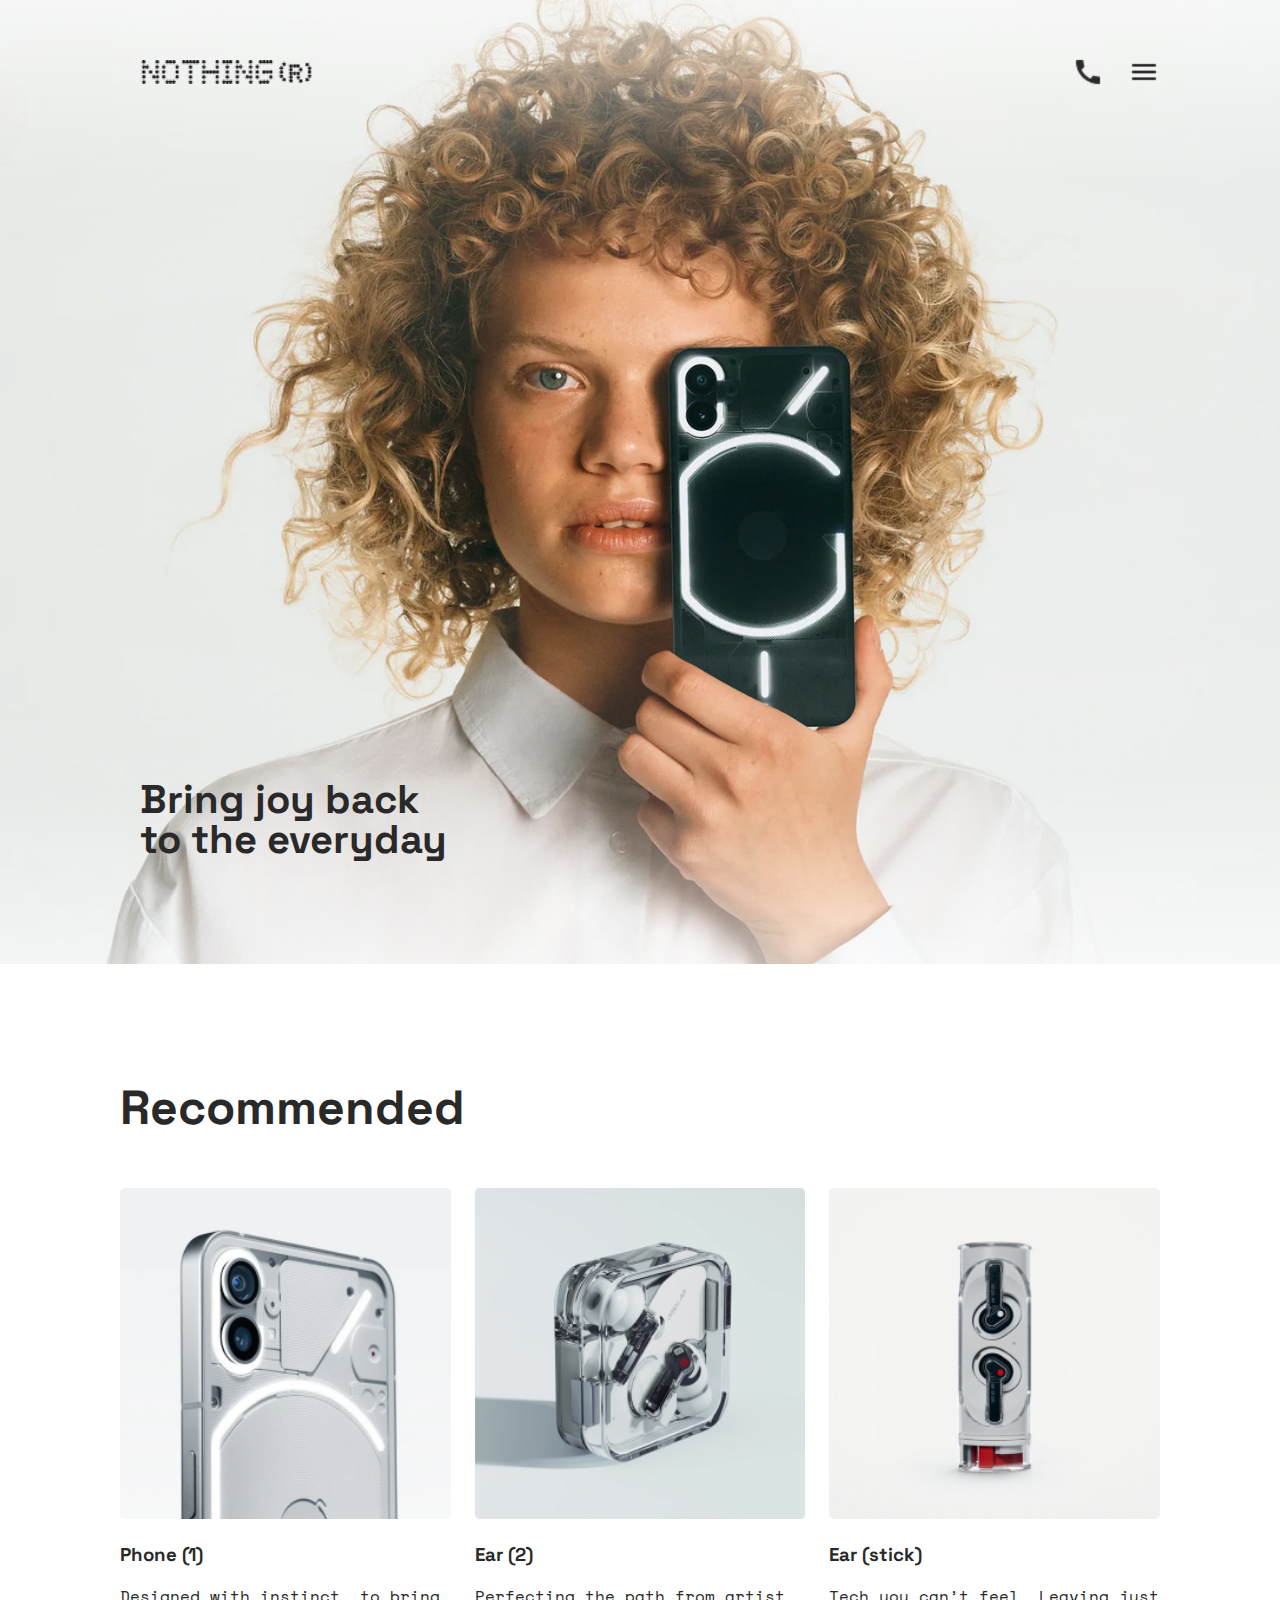
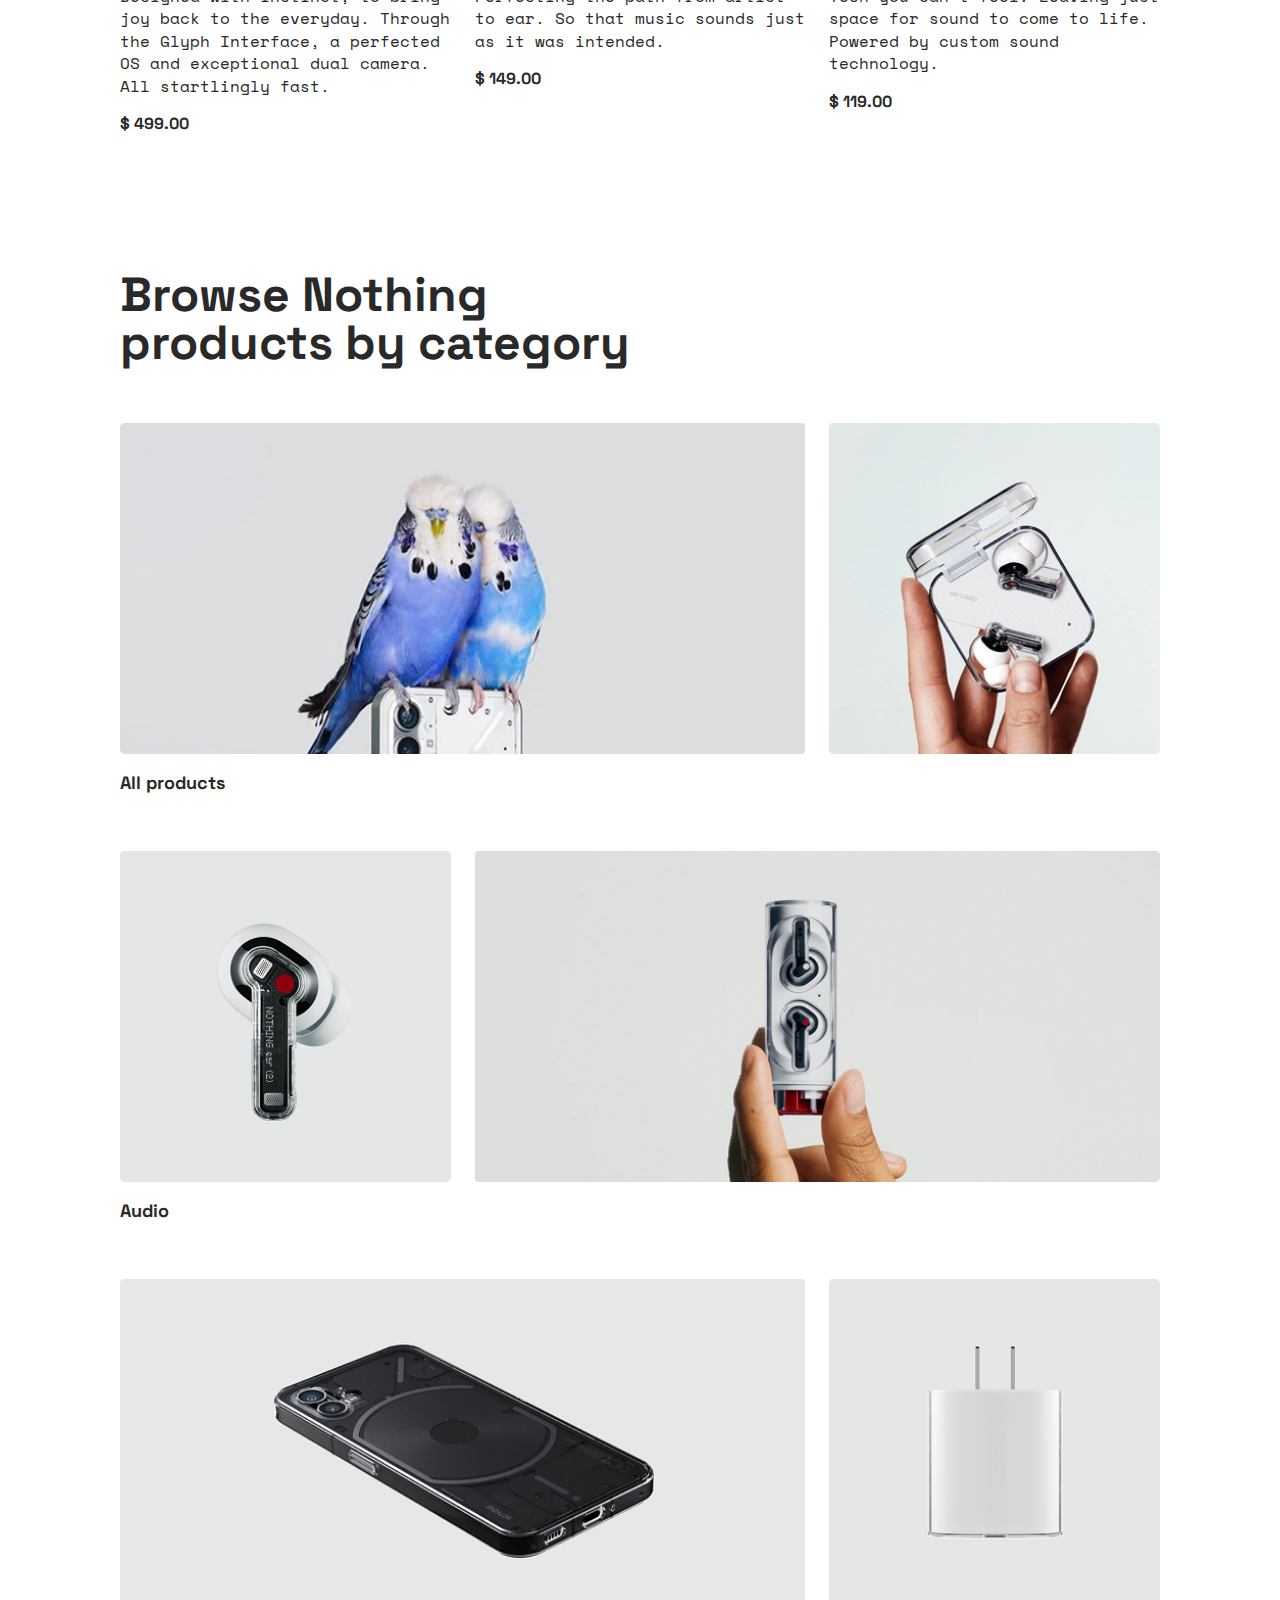
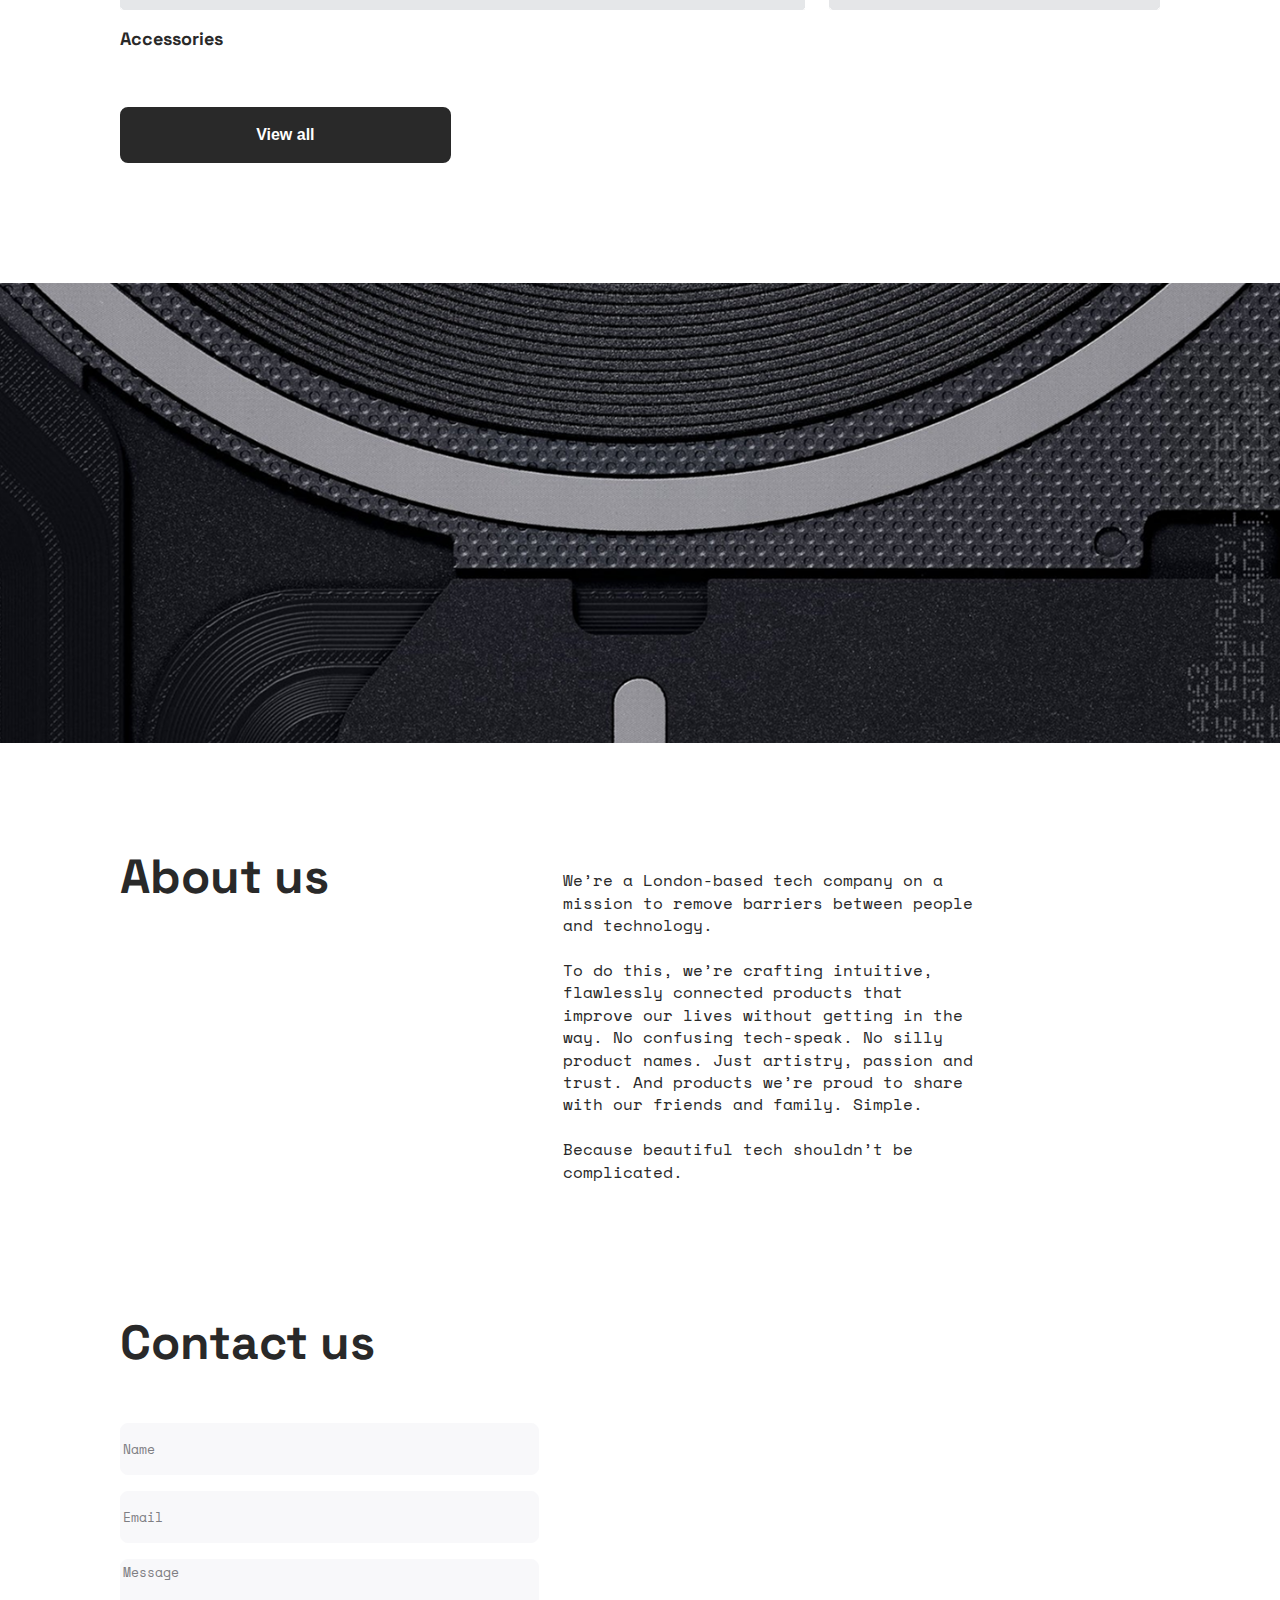
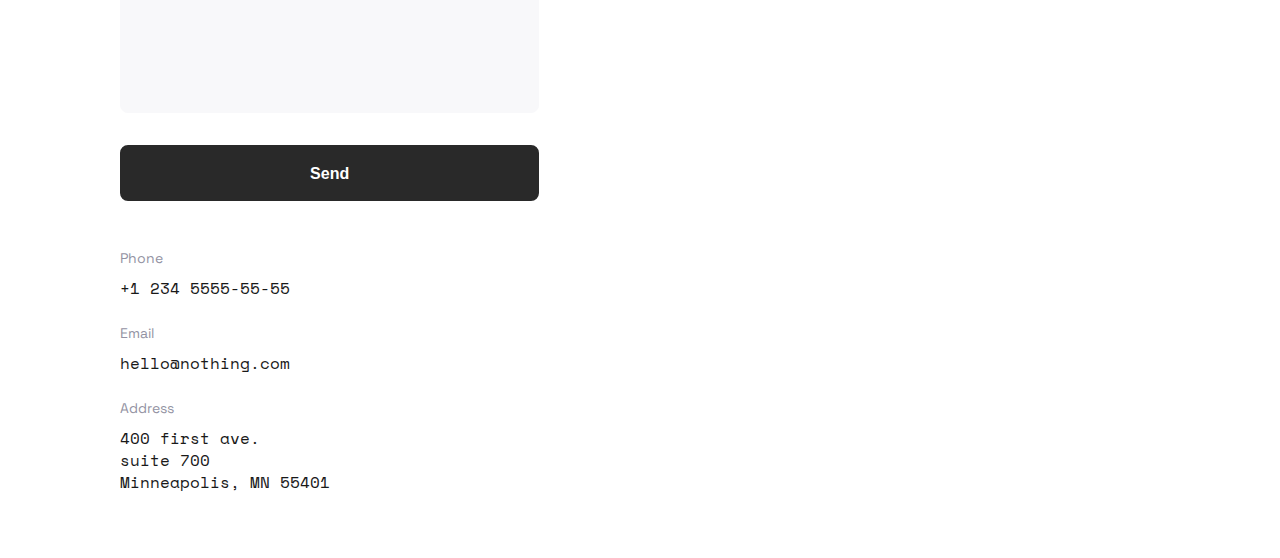
<file: index.html>
<!doctype html><html lang="en" class="page"><head><meta charset="utf-8"><meta name="viewport" content="width=device-width, initial-scale=1.0"><link rel="preconnect" href="https://fonts.googleapis.com"><link rel="preconnect" href="https://fonts.gstatic.com"><link href="https://fonts.googleapis.com/css2?family=Space+Grotesk:wght@300..700&family=Space+Mono:ital,wght@0,400;0,700;1,400;1,700&display=swap" rel="stylesheet"><title>Landing Page</title><link rel="stylesheet" href="index.a90333ea.css"><script src="index.cabb280d.js" defer></script></head><body class="page__body"> <header class="header"> <div class="container"> <div class="header__content"> <div class="top-bar"> <a href="#" class="top-bar__logo-link"> <img class="top-bar__logo" src="nothing_logo.e23a02e6.png" alt="Nothing logo"> </a> <div class="top-bar__icons"> <a href="#" class="icon icon--phone"></a> <a href="#menu" class="icon icon--burger"></a> </div> </div> <div class="header__bottom"> <h1 class="header__title"> Bring joy back <br> to the everyday </h1> </div> </div> </div> </header> <aside class="menu page__menu" id="menu"> <div class="container"> <div class="menu__top top-bar"> <a href="#" class="top-bar__logo-link"> <img class="top-bar__logo" src="nothing_logo.e23a02e6.png" alt="Nothing logo"> </a> <a href="#" class="icon icon--close"></a> </div> <div class="menu__bottom"> <nav class="menu__nav nav"> <ul class="nav__list"> <li class="nav__item"> <a href="#products" class="nav__link">Products</a> </li> <li class="nav__item"> <a href="#store" class="nav__link">Store</a> </li> <li class="nav__item"> <a href="#login" class="nav__link">Login</a> </li> <li class="nav__item"> <a href="#cart" class="nav__link">Cart(0)</a> </li> </ul> </nav> <a href="tel:+1 234 5555-55-55" class="menu__phone-number"> +1 234 5555-55-55 </a> <a href="tel:+1 234 5555-55-55" class="menu__call-to-order"> Call to order </a> </div> </div> </aside> <main class="page-main"> <div class="container"> <div class="page-main__content"> <section class="recommended" id="products"> <h2 class="section-title">Recommended</h2> <div class="recommended__products"> <article class="product recommended__product"> <img src="Nothing-Phone.ab403952.png" alt="Nothing Phone" class="product__photo"> <h3 class="product__title">Phone (1)</h3> <p class="product__description"> Designed with instinct, to bring joy back to the everyday. Through the Glyph Interface, a perfected OS and exceptional dual camera. All startlingly fast. </p> <p class="product__price">$ 499.00</p> </article> <article class="product recommended__product"> <img src="Nothing-ear-buds.ce89d764.png" alt="Nothing Ear Buds" class="product__photo"> <h3 class="product_title">Ear (2)</h3> <p class="product__description"> Perfecting the path from artist to ear. So that music sounds just as it was intended. </p> <p class="product__price">$ 149.00</p> </article> <article class="product recommended__product"> <img src="Nothing-ear-buds(stick).637a0456.png" alt="Nothing Ear Buds(Stick)" class="product__photo"> <h3 class="product__title">Ear (stick)</h3> <p class="product__description"> Tech you can’t feel. Leaving just space for sound to come to life. Powered by custom sound technology. </p> <p class="product__price">$ 119.00</p> </article> </div> </section> <section class="categories" id="store"> <h2 class="section-title"> Browse Nothing <br> products by category </h2> <div class="categories__wrapper"> <article class="category"> <div class="category__photos"> <a href="#" class="category__link category__link--wide"> <img class="category__photo" src="parrots-wide.a43f68f2.png" alt="Phone with parrots"> </a> <a href="#" class="category__link category__link--square"> <img class="category__photo" src="ear-buds-open-square.6f039334.png" alt="Ear Buds Open"> </a> </div> <h3 class="category__title">All products</h3> </article> <article class="category"> <div class="category__photos"> <a href="#" class="category__link category__link--square"> <img class="category__photo" src="ear-bude-square.792d4844.png" alt="Ear Bud"> </a> <a class="category__link category__link--wide" href="#"> <img class="category__photo" src="ear-buds-stick-wide.671096ad.png" alt="Ear Buds Stick"> </a> </div> <h3 class="category__title">Audio</h3> </article> <article class="category"> <div class="category__photos"> <a href="#" class="category__link category__link--wide"> <img class="category__photo" src="phone-wide.cc026d7a.png" alt="Nothing Phone"> </a> <a href="#" class="category__link category__link--square"> <img class="category__photo" src="fork-square.7c27f237.png" alt="Fork"> </a> </div> <h3 class="category__title">Accessories</h3> </article> <article class="category-buttons"> <button class="category-buttons__button">View all</button> </article> </div> </section> </div> </div> <div class="category-bottom"> <img src="bottom_background.f23402f4.png" alt="Bottom Background" class="category-bottom__image"> </div> <div class="container"> <section class="about-us" id="login"> <h2 class="about-us__title section-title"> About us </h2> <div class="about-us__content"> <p class="about-us__paragraph"> We’re a London-based tech company on a mission to remove barriers between people and technology. <br> <br> To do this, we’re crafting intuitive, flawlessly connected products that improve our lives without getting in the way. No confusing tech-speak. No silly product names. Just artistry, passion and trust. And products we’re proud to share with our friends and family. Simple. <br> <br> Because beautiful tech shouldn’t be complicated. </p> </div> </section> <section class="contacts" id="cart"> <h2 class="section-title">Contact us</h2> <div class="contacts__content"> <input type="text" name="name" id="name" placeholder="Name" class="contacts__input contacts__input--hover contacts__input--small"> <input type="email" name="email" id="email" placeholder="Email" class="contacts__input contacts__input--small"> <textarea type="text" name="message" id="message" placeholder="Message" class="contacts__input contacts__input--large"></textarea> <input type="submit" name="send" id="send" class="contacts__button" value="Send"> </div> </section> </div> </main> <footer class="footer"> <div class="container"> <div class="footer__content"> <h3 class="footer-title">Phone</h3> <a href="tel: +1 234 5555-55-55" class="footer__link">+1 234 5555-55-55</a> <h3 class="footer-title">Email</h3> <a href="mailto:hello@nothing.com" class="footer__link">hello@nothing.com</a> <h3 class="footer-title">Address</h3> <p class="footer__paragraph"> 400 first ave. <br> suite 700 <br> Minneapolis, MN 55401 </p> </div> </div> </footer> </body></html>
</file>
<file: index.a90333ea.css>
.footer__link{color:#191919;margin:0;font-family:Space Mono,sans-serif;font-size:16px;font-weight:400;line-height:140%;text-decoration:none}.footer__paragraph{color:#191919;margin:0;padding-bottom:64px;font-family:Space Mono,sans-serif;font-size:16px;font-weight:400;line-height:140%}.footer-title{color:#9393a3;margin:0;padding-top:24px;padding-bottom:8px;font-size:14px;font-weight:400;line-height:140%}.contacts__content{--columns:2;grid-template-columns:repeat(var(--columns),1fr);gap:16px 20px;display:grid}@media (min-width:576px){.contacts__content{--columns:6;column-gap:24px}}@media (min-width:1024px){.contacts__content{--columns:12}}.contacts__input{resize:none;background-color:#f8f8fa;border:1px solid #f8f8fa;border-radius:8px;grid-column:1/-1;font-family:Space Mono,sans-serif;transition-duration:.5s}@media (min-width:1024px){.contacts__input{grid-column:1/6}}.contacts__input::placeholder{color:#7e7e83}.contacts__input::placeholder{color:#7e7e83}.contacts__input:focus{outline:1px solid #292929}.contacts__input:focus::placeholder{color:#292929}.contacts__input:focus::placeholder{color:#292929}.contacts__input:hover{border:1px solid #d5d7de}.contacts__input:hover::placeholder{color:#292929}.contacts__input:hover::placeholder{color:#292929}.contacts__input--small{height:48px}.contacts__input--large{height:148px;margin-bottom:16px}.contacts__button{color:#fff;font-style:Bold;background-color:#292929;border:2px solid #292929;border-radius:8px;grid-column:1/-1;height:56px;margin-bottom:24px;font-size:16px;font-weight:700;line-height:27px;transition-duration:.2s}.contacts__button:hover{color:#292929;background-color:#f8f8fa;border:2px solid #f0f1f4}.contacts__button:active{color:#fff;background-color:#111;border:2px solid #111}@media (min-width:1024px){.contacts__button{grid-column:1/6}}.category-bottom{padding-bottom:48px}.category-bottom__image{object-fit:cover;width:100%;height:200px;margin:0;padding:0}@media (min-width:576px){.category-bottom__image{height:400px;padding-bottom:56px}}@media (min-width:1024px){.category-bottom__image{height:460px}}.category-buttons{--columns:2;grid-template-columns:repeat(var(--columns),1fr);column-gap:20px;display:grid}@media (min-width:576px){.category-buttons{--columns:6;column-gap:24px}}@media (min-width:1024px){.category-buttons{--columns:12}}.category-buttons__button{font-style:Bold;color:#fff;background-color:#292929;border:2px solid #292929;border-radius:8px;grid-column:1/-1;height:56px;font-size:16px;font-weight:700;line-height:27px;transition-duration:.2s}@media (min-width:1024px){.category-buttons__button{grid-column:span 4}}.category-buttons__button:hover{color:#292929;background-color:#f8f8fa;border:2px solid #f0f1f4}.category-buttons__button:active{color:#fff;background-color:#111;border:2px solid #111}.category__title{font-weight:700;font-style:bold;margin:0;font-size:18px;line-height:140%}.category__photo{object-fit:cover;width:100%;height:100%;transition:transform .3s;position:absolute}.category__photo:hover{transform:scale(1.02)}.category__photos{--columns:2;grid-template-columns:repeat(var(--columns),1fr);column-gap:20px;margin-bottom:16px;display:grid}@media (min-width:576px){.category__photos{--columns:6;column-gap:24px}}@media (min-width:1024px){.category__photos{--columns:12}}.category__link{position:relative}@media (min-width:576px){.category__link--wide{grid-column:span 4}}@media (min-width:1024px){.category__link--wide{grid-column:span 8}}.category__link--square{height:0;padding-bottom:100%}@media (min-width:576px){.category__link--square{grid-column:span 2}}@media (min-width:1024px){.category__link--square{grid-column:span 4}}.categories__wrapper{row-gap:40px;display:grid}@media (min-width:576px){.categories__wrapper{row-gap:56px}}.about-us{--columns:2;grid-template-columns:repeat(var(--columns),1fr);column-gap:20px;display:grid}@media (min-width:576px){.about-us{--columns:6;column-gap:24px}}@media (min-width:1024px){.about-us{--columns:12}}.about-us__title{grid-column:1/-1}@media (min-width:576px){.about-us__title{grid-column:1/4}}@media (min-width:1024px){.about-us__title{grid-column:span 5}}.about-us__content{grid-column:1/-1;padding-bottom:104px;font-family:Space Mono,sans-serif;font-size:16px;font-weight:400;line-height:140%}@media (min-width:576px){.about-us__content{grid-column:4/7;padding-bottom:120px}}@media (min-width:1024px){.about-us__content{grid-column:span 5}}.container{padding-left:20px;padding-right:20px}@media (min-width:576px){.container{padding-left:72px;padding-right:72px}}@media (min-width:1024px){.container{min-width:1020px;margin-left:auto;margin-right:auto;padding-left:120px;padding-right:120px}}.recommended__products{--columns:2;grid-template-columns:repeat(var(--columns),1fr);gap:40px 20px;display:grid}@media (min-width:576px){.recommended__products{--columns:6;column-gap:24px}}@media (min-width:1024px){.recommended__products{--columns:12}}.recommended__product{grid-column:1/-1}@media (min-width:576px){.recommended__product{grid-column:2/-2}}@media (min-width:1024px){.recommended__product{grid-column:span 4}}.product__description{font-family:Space Mono,sans-serif;font-size:16px;font-weight:400;line-height:140%}.product__price{font-weight:700;font-style:bold;font-size:16px;line-height:140%}.product__photo{width:100%;transition:transform .3s}.product__photo:hover{transform:scale(1.02)}.section-title{font-weight:700;font-style:Bold;letter-spacing:0;margin:0 0 48px;font-size:32px;line-height:100%}@media (min-width:576px){.section-title{margin-bottom:56px;font-size:40px}}@media (min-width:1024px){.section-title{font-size:48px}}.page-main{background-color:#fff}.page-main__content{row-gap:96px;padding-top:96px;padding-bottom:96px;display:grid}@media (min-width:576px){.page-main__content{row-gap:120px;padding-top:120px;padding-bottom:120px}}.page{color:#292929;scroll-behavior:smooth;font-family:Space Grotesk,sans-serif;font-size:16px;line-height:140%}.page__body{min-width:320px;margin:0}.page__menu{opacity:0;pointer-events:none;transition:all,all .3s;position:fixed;top:0;left:0;right:0;transform:translate(-100%)}.page__menu:target{opacity:1;pointer-events:all;transform:translate(0)}.header{background-image:url(header_bg_mb.2f0b7530.png);background-position:50%;background-size:cover;padding:24px 20px 40px}.header__title{letter-spacing:0;margin:0;font-size:36px;font-weight:700;line-height:100%}@media (min-width:576px){.header__title{font-size:40px}}.header__bottom{padding-bottom:40px}@media (min-width:576px){.header__bottom{padding-bottom:64px}}.header__content{-ms-flex-direction:column;flex-direction:column;-ms-flex-pack:justify;justify-content:space-between;height:100vh;display:-ms-flexbox;display:flex}.icon{background-image:url(icon_burger.1cd0b7d5.png);background-size:cover;width:24px;height:24px;transition:transform .3s;display:block}.icon:hover{transform:scale(1.2)}@media (min-width:576px){.icon{width:32px;height:32px}}.icon--phone{background-image:url(icon_phone.b88b89e4.png)}.icon--burger{background-image:url(icon_burger.1cd0b7d5.png)}.icon--burger:hover{background-image:url(icon_burger_menu_hover.2ea5c4b6.png)}.icon--close{background-image:url(icon_close.a6281d87.png)}.menu{box-sizing:border-box;text-transform:uppercase;background-color:#e5e6e8;height:100vh;font-weight:700}.menu__call-to-order{color:inherit;letter-spacing:2px;font-size:12px;line-height:140%;text-decoration:none;display:block;position:relative}.menu__call-to-order:after{content:"";transform-origin:0;background-color:#292929;width:137px;height:1px;transition:transform .3s;display:block;position:absolute;bottom:-8px;transform:scale(0)}.menu__call-to-order:hover:after{transform:scale(1)}.menu__phone-number{color:inherit;letter-spacing:2px;margin-bottom:16px;font-size:16px;line-height:140%;text-decoration:none;transition-property:color;transition-duration:1s;display:block}.menu__phone-number:hover{color:red}.menu__nav{margin-bottom:40px}.menu__top{margin-bottom:32px}@media (min-width:576px){.menu__top{margin-bottom:0}}.top-bar{-ms-flex-pack:justify;justify-content:space-between;-ms-flex-align:center;align-items:center;padding-top:24px;padding-bottom:24px;display:-ms-flexbox;display:flex}@media (min-width:576px){.top-bar{padding-top:32px;padding-bottom:32px}}.top-bar__icons{-ms-flex-align:center;align-items:center;gap:24px;display:-ms-flexbox;display:flex}.top-bar__logo-link{display:-ms-flexbox;display:flex}.top-bar__logo{width:125px;height:16px;transition:transform .3s}@media (min-width:576px){.top-bar__logo{width:172px;height:24px}}.top-bar__logo:hover{transform:scale(1.2)}.nav__list{-ms-flex-direction:column;flex-direction:column;gap:32px;margin:0;padding:0;list-style:none;display:-ms-flexbox;display:flex}.nav__link{color:inherit;letter-spacing:2px;font-size:22px;line-height:22px;text-decoration:none;position:relative}.nav__link:after{content:"";transform-origin:0;background-color:#292929;width:100%;height:1px;transition:transform .3s;display:block;position:absolute;bottom:-8px;transform:scale(0)}.nav__link:hover:after{transform:scale(1)}
/*# sourceMappingURL=index.a90333ea.css.map */
</file>
